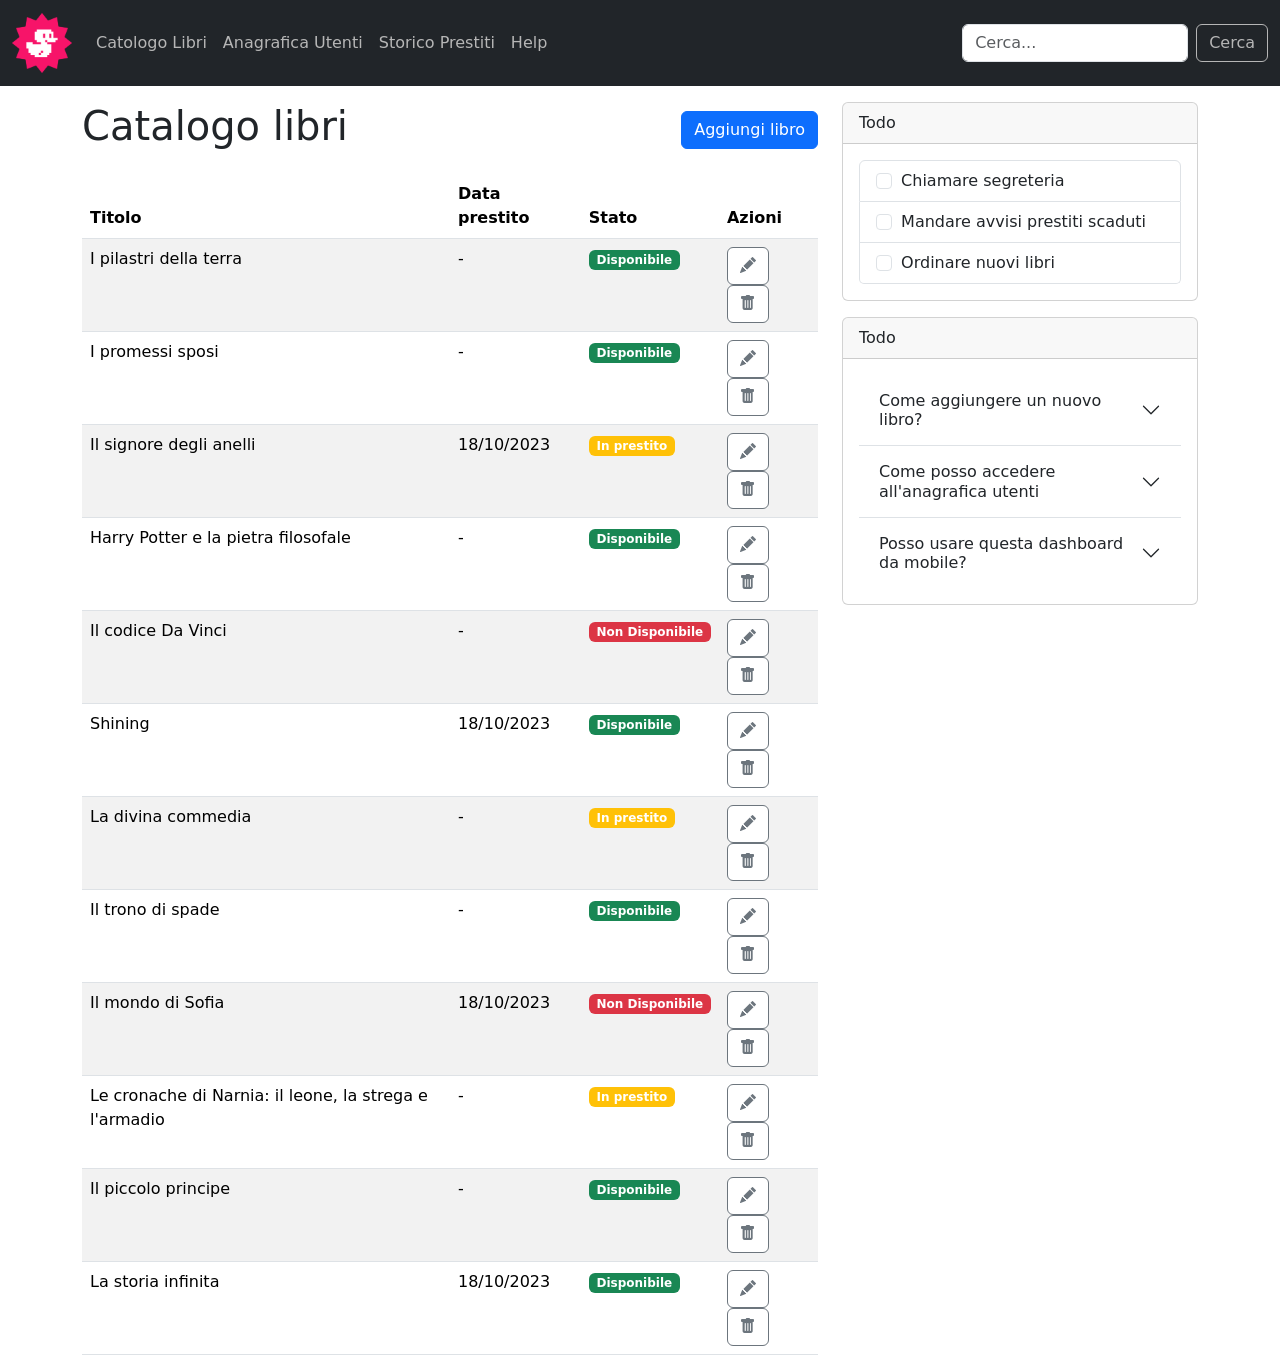
<file: index.html>
<!DOCTYPE html>
<html lang="it">

<head>
    <meta charset="UTF-8">
    <meta name="viewport" content="width=device-width, initial-scale=1.0">
    <title>Boostrap dashboard</title>

    <!-- link Boostrap -->

    <link href="https://cdn.jsdelivr.net/npm/bootstrap@5.3.8/dist/css/bootstrap.min.css" rel="stylesheet"
        integrity="sha384-sRIl4kxILFvY47J16cr9ZwB07vP4J8+LH7qKQnuqkuIAvNWLzeN8tE5YBujZqJLB" crossorigin="anonymous">

    <link rel="stylesheet" href="https://cdn.jsdelivr.net/npm/bootstrap-icons@1.13.1/font/bootstrap-icons.min.css">

    <!-- Stylesheet -->
    <link rel="stylesheet" href="./styles/style.css">
</head>

<body>
    <!-- header navbar -->
    <header>
        <nav class="navbar navbar-expand-lg bg-dark"> <!-- data-bs-theme="dark" -->
            <div class="container-fluid">
                <a class="navbar-brand" href="index.html">
                    <img src="./img/duck.png" alt="logo">
                </a>
                <button class="navbar-toggler" type="button" data-bs-toggle="collapse"
                    data-bs-target="#navbarSupportedContent" aria-controls="navbarSupportedContent"
                    aria-expanded="false" aria-label="Toggle navigation">
                    <span class="navbar-toggler-icon"></span>
                </button>
                <div class="collapse navbar-collapse" id="navbarSupportedContent">
                    <ul class="navbar-nav me-auto mb-2 mb-lg-0">
                        <li class="nav-item">
                            <a class="nav-link" aria-current="page" href="#">Catologo Libri</a>
                        </li>
                        <li class="nav-item">
                            <a class="nav-link" href="#">Anagrafica Utenti</a>
                        </li>
                        <li class="nav-item">
                            <a class="nav-link" href="#" role="button">Storico Prestiti</a>
                        </li>
                        <li class="nav-item">
                            <a class="nav-link" href="#" role="button">Help</a>
                        </li>
                    </ul>
                    <form class="d-flex" role="search">
                        <input class="form-control me-2" type="search" placeholder="Cerca..." aria-label="Search" />
                        <button class="btn" type="submit">Cerca</button>
                    </form>
                </div>
            </div>
        </nav>
    </header>

    <main>
        <!-- TITOLO LIBRI -->
        <div class="container">
            <div class="row">
                <div class="col-lg-8">
                    <div class="d-flex justify-content-between align-items-center my-3">
                        <h1>Catalogo libri</h1>
                        <a href="index2.html" type="button" class="btn btn-primary">Aggiungi libro</a>
                    </div>

                    <!-- TABELLA CATALOGO LIBRI -->

                    <section class="table-section">
                        <table class="table table-striped">
                            <thead>
                                <tr>
                                    <th class="title" scope="col">Titolo</th>
                                    <th class="d-none d-sm-table-cell" scope="col">Data prestito</th>
                                    <th scope="col">Stato</th>
                                    <th scope="col">Azioni</th>
                                </tr>
                            </thead>
                            <tbody>
                                <tr>
                                    <td scope="row">I pilastri della terra</td>
                                    <td class="d-none d-sm-table-cell">-</td>
                                    <td>
                                        <span class="badge avaible">
                                            Disponibile
                                        </span>
                                    </td>
                                    <td>
                                        <button type="button" class="btn btn-secondary">
                                            <i class="bi bi-pencil-fill"></i>
                                        </button>
                                        <button type="button" class="btn btn-secondary">
                                            <i class="bi bi-trash-fill"></i>
                                        </button>
                                    </td>
                                </tr>
                                <tr>
                                    <td scope="row">I promessi sposi</td>
                                    <td class="d-none d-sm-table-cell">-</td>
                                    <td>
                                        <span class="badge avaible">
                                            Disponibile
                                        </span>
                                    </td>
                                    <td>
                                        <button type="button" class="btn btn-secondary">
                                            <i class="bi bi-pencil-fill"></i>
                                        </button>
                                        <button type="button" class="btn btn-secondary">
                                            <i class="bi bi-trash-fill"></i>
                                        </button>
                                    </td>
                                    </td>
                                </tr>
                                <tr>
                                    <td scope="row">Il signore degli anelli</td>
                                    <td class="d-none d-sm-table-cell">18/10/2023</td>
                                    <td>
                                        <span class="badge on-loan">
                                            In prestito
                                        </span>
                                    </td>
                                    <td>
                                        <button type="button" class="btn btn-secondary">
                                            <i class="bi bi-pencil-fill"></i>
                                        </button>
                                        <button type="button" class="btn btn-secondary">
                                            <i class="bi bi-trash-fill"></i>
                                        </button>
                                    </td>
                                    </td>
                                </tr>
                                <tr>
                                    <td scope="row">Harry Potter e la pietra filosofale</td>
                                    <td class="d-none d-sm-table-cell">-</td>
                                    <td>
                                        <span class="badge avaible">
                                            Disponibile
                                        </span>
                                    </td>
                                    <td>
                                        <button type="button" class="btn btn-secondary">
                                            <i class="bi bi-pencil-fill"></i>
                                        </button>
                                        <button type="button" class="btn btn-secondary">
                                            <i class="bi bi-trash-fill"></i>
                                        </button>
                                    </td>
                                </tr>
                                <tr>
                                    <td scope="row">Il codice Da Vinci</td>
                                    <td class="d-none d-sm-table-cell">-</td>
                                    <td>
                                        <span class="badge not-avaible">
                                            Non Disponibile
                                        </span>
                                    </td>
                                    <td>
                                        <button type="button" class="btn btn-secondary">
                                            <i class="bi bi-pencil-fill"></i>
                                        </button>
                                        <button type="button" class="btn btn-secondary">
                                            <i class="bi bi-trash-fill"></i>
                                        </button>
                                    </td>
                                    </td>
                                </tr>
                                <tr>
                                    <td scope="row">Shining</td>
                                    <td class="d-none d-sm-table-cell">18/10/2023</td>
                                    <td>
                                        <span class="badge avaible">
                                            Disponibile
                                        </span>
                                    </td>
                                    <td>
                                        <button type="button" class="btn btn-secondary">
                                            <i class="bi bi-pencil-fill"></i>
                                        </button>
                                        <button type="button" class="btn btn-secondary">
                                            <i class="bi bi-trash-fill"></i>
                                        </button>
                                    </td>
                                    </td>
                                </tr>
                                <tr>
                                    <td scope="row">La divina commedia</td>
                                    <td class="d-none d-sm-table-cell">-</td>
                                    <td>
                                        <span class="badge on-loan">
                                            In prestito
                                        </span>
                                    </td>
                                    <td>
                                        <button type="button" class="btn btn-secondary">
                                            <i class="bi bi-pencil-fill"></i>
                                        </button>
                                        <button type="button" class="btn btn-secondary">
                                            <i class="bi bi-trash-fill"></i>
                                        </button>
                                    </td>
                                </tr>
                                <tr>
                                    <td scope="row">Il trono di spade</td>
                                    <td class="d-none d-sm-table-cell">-</td>
                                    <td>
                                        <span class="badge avaible">
                                            Disponibile
                                        </span>
                                    </td>
                                    <td>
                                        <button type="button" class="btn btn-secondary">
                                            <i class="bi bi-pencil-fill"></i>
                                        </button>
                                        <button type="button" class="btn btn-secondary">
                                            <i class="bi bi-trash-fill"></i>
                                        </button>
                                    </td>
                                    </td>
                                </tr>
                                <tr>
                                    <td scope="row">Il mondo di Sofia
                                    </td>
                                    <td class="d-none d-sm-table-cell">18/10/2023</td>
                                    <td>
                                        <span class="badge not-avaible">
                                            Non Disponibile
                                        </span>
                                    </td>
                                    <td>
                                        <button type="button" class="btn btn-secondary">
                                            <i class="bi bi-pencil-fill"></i>
                                        </button>
                                        <button type="button" class="btn btn-secondary">
                                            <i class="bi bi-trash-fill"></i>
                                        </button>
                                    </td>
                                    </td>
                                </tr>
                                <tr>
                                    <td scope="row">Le cronache di Narnia: il leone, la strega e l'armadio
                                    </td>
                                    <td class="d-none d-sm-table-cell">-</td>
                                    <td>
                                        <span class="badge on-loan">
                                            In prestito
                                        </span>
                                    </td>
                                    <td>
                                        <button type="button" class="btn btn-secondary">
                                            <i class="bi bi-pencil-fill"></i>
                                        </button>
                                        <button type="button" class="btn btn-secondary">
                                            <i class="bi bi-trash-fill"></i>
                                        </button>
                                    </td>
                                </tr>
                                <tr>
                                    <td scope="row">Il piccolo principe</td>
                                    <td class="d-none d-sm-table-cell">-</td>
                                    <td>
                                        <span class="badge avaible">
                                            Disponibile
                                        </span>
                                    </td>
                                    <td>
                                        <button type="button" class="btn btn-secondary">
                                            <i class="bi bi-pencil-fill"></i>
                                        </button>
                                        <button type="button" class="btn btn-secondary">
                                            <i class="bi bi-trash-fill"></i>
                                        </button>
                                    </td>
                                    </td>
                                </tr>
                                <tr>
                                    <td scope="row">La storia infinita</td>
                                    <td class="d-none d-sm-table-cell">18/10/2023</td>
                                    <td>
                                        <span class="badge avaible">
                                            Disponibile
                                        </span>
                                    </td>
                                    <td>
                                        <button type="button" class="btn btn-secondary">
                                            <i class="bi bi-pencil-fill"></i>
                                        </button>
                                        <button type="button" class="btn btn-secondary">
                                            <i class="bi bi-trash-fill"></i>
                                        </button>
                                    </td>
                                    </td>
                                </tr>
                            </tbody>
                        </table>
                    </section>
                </div>


                <!-- CARD TODO -->

                <div class="col-lg-4">
                    <section class="todo my-3">
                        <div class="card">
                            <div class="card-header">
                                Todo
                            </div>
                            <ul class="list-group p-3">
                                <li class="list-group-item">
                                    <input class="form-check-input me-1" type="checkbox" value="" id="firstCheckbox">
                                    <label class="form-check-label" for="firstCheckbox">Chiamare segreteria</label>
                                </li>
                                <li class="list-group-item">
                                    <input class="form-check-input me-1" type="checkbox" value="" id="secondCheckbox">
                                    <label class="form-check-label" for="secondCheckbox">Mandare avvisi prestiti scaduti</label>
                                </li>
                                <li class="list-group-item">
                                    <input class="form-check-input me-1" type="checkbox" value="" id="thirdCheckbox">
                                    <label class="form-check-label" for="thirdCheckbox">Ordinare nuovi libri</label>
                                </li>
                            </ul>
                        </div>
                    </section>

                    <!-- CARD FAQ -->

                    <section class="faq my-3">
                        <div class="card">
                            <div class="card-header">
                                Todo
                            </div>
                            <div class="accordion accordion-flush p-3" id="accordionFlushExample">
                                <div class="accordion-item">
                                    <h2 class="accordion-header">
                                        <button class="accordion-button collapsed" type="button"
                                            data-bs-toggle="collapse" data-bs-target="#flush-collapseOne"
                                            aria-expanded="false" aria-controls="flush-collapseOne">
                                            Come aggiungere un nuovo libro?
                                        </button>
                                    </h2>
                                    <div id="flush-collapseOne" class="accordion-collapse collapse"
                                        data-bs-parent="#accordionFlushExample">
                                        <div class="accordion-body">Placeholder content for this accordion, which is
                                            intended to demonstrate the class. This is the
                                            first item’s accordion body.</div>
                                    </div>
                                </div>
                                <div class="accordion-item">
                                    <h2 class="accordion-header">
                                        <button class="accordion-button collapsed" type="button"
                                            data-bs-toggle="collapse" data-bs-target="#flush-collapseTwo"
                                            aria-expanded="false" aria-controls="flush-collapseTwo">
                                            Come posso accedere all'anagrafica utenti
                                        </button>
                                    </h2>
                                    <div id="flush-collapseTwo" class="accordion-collapse collapse"
                                        data-bs-parent="#accordionFlushExample">
                                        <div class="accordion-body">Placeholder content for this accordion, which is
                                            intended to demonstrate the class. This is the
                                            second item’s accordion body. Let’s imagine this being filled with some
                                            actual
                                            content.</div>
                                    </div>
                                </div>
                                <div class="accordion-item">
                                    <h2 class="accordion-header">
                                        <button class="accordion-button collapsed" type="button"
                                            data-bs-toggle="collapse" data-bs-target="#flush-collapseThree"
                                            aria-expanded="false" aria-controls="flush-collapseThree">
                                            Posso usare questa dashboard da mobile?
                                        </button>
                                    </h2>
                                    <div id="flush-collapseThree" class="accordion-collapse collapse"
                                        data-bs-parent="#accordionFlushExample">
                                        <div class="accordion-body">Placeholder content for this accordion, which is
                                            intended to demonstrate the class. This is the
                                            third item’s accordion body. Nothing more exciting happening here in terms
                                            of
                                            content, but just filling up the space to make it look, at least at first
                                            glance, a bit more representative of how this would look in a real-world
                                            application.</div>
                                    </div>
                                </div>
                            </div>
                        </div>
                    </section>
                </div>
            </div>
        </div>
    </main>


    <script src="https://cdn.jsdelivr.net/npm/bootstrap@5.3.8/dist/js/bootstrap.bundle.min.js"
        integrity="sha384-FKyoEForCGlyvwx9Hj09JcYn3nv7wiPVlz7YYwJrWVcXK/BmnVDxM+D2scQbITxI" crossorigin="anonymous">
        </script>

</body>

</html>
</file>
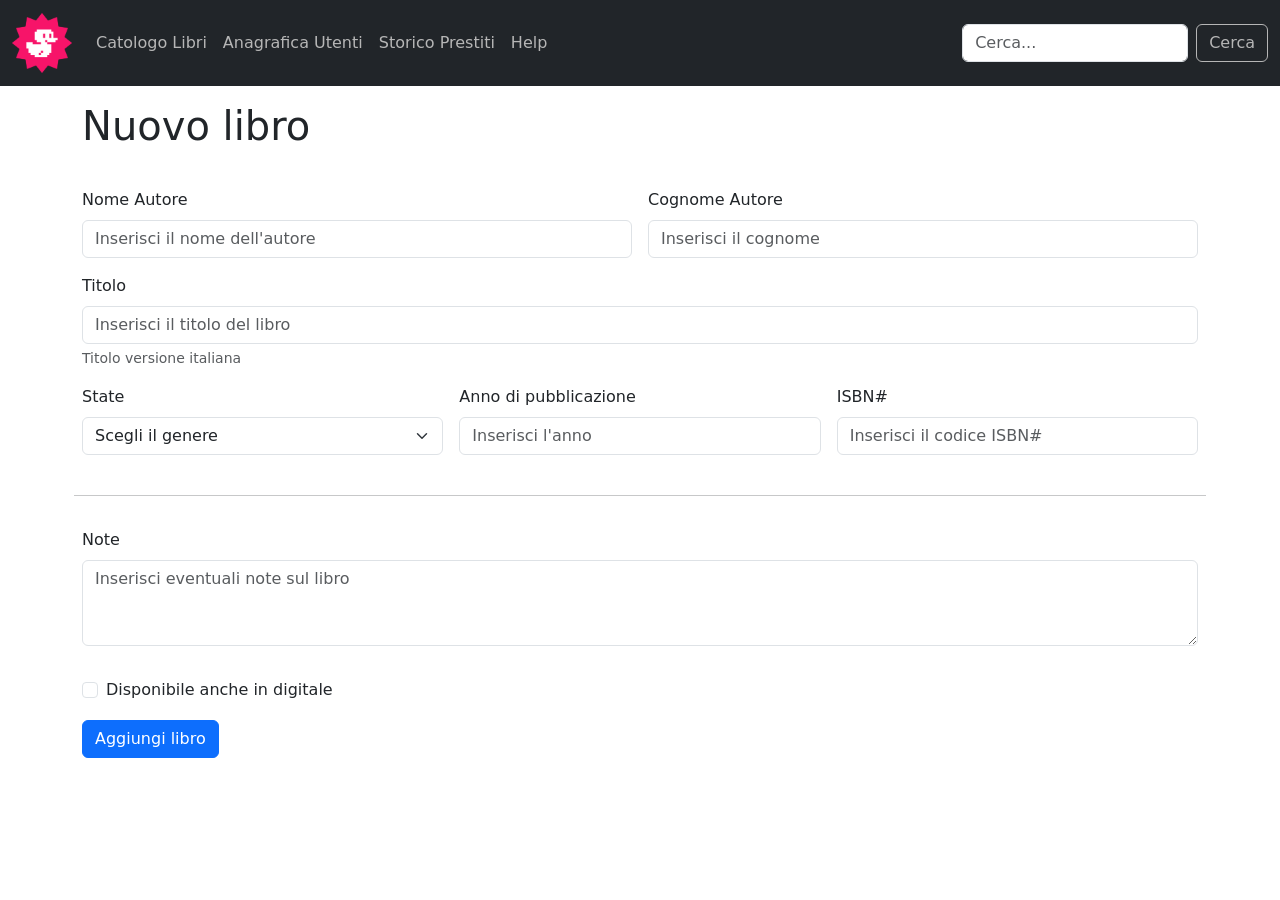
<file: index2.html>
<!DOCTYPE html>
<html lang="it">

<head>
    <meta charset="UTF-8">
    <meta name="viewport" content="width=device-width, initial-scale=1.0">
    <title>Boostrap dashboard</title>

    <!-- link Boostrap -->

    <link href="https://cdn.jsdelivr.net/npm/bootstrap@5.3.8/dist/css/bootstrap.min.css" rel="stylesheet"
        integrity="sha384-sRIl4kxILFvY47J16cr9ZwB07vP4J8+LH7qKQnuqkuIAvNWLzeN8tE5YBujZqJLB" crossorigin="anonymous">

    <link rel="stylesheet" href="https://cdn.jsdelivr.net/npm/bootstrap-icons@1.13.1/font/bootstrap-icons.min.css">

    <!-- Stylesheet -->
    <link rel="stylesheet" href="./styles/style.css">
</head>

<body>
    <!-- header navbar -->
    <header>
        <nav class="navbar navbar-expand-lg bg-dark"> <!-- data-bs-theme="dark" -->
            <div class="container-fluid">
                <a class="navbar-brand" href="index.html">
                    <img src="./img/duck.png" alt="logo">
                </a>
                <button class="navbar-toggler" type="button" data-bs-toggle="collapse"
                    data-bs-target="#navbarSupportedContent" aria-controls="navbarSupportedContent"
                    aria-expanded="false" aria-label="Toggle navigation">
                    <span class="navbar-toggler-icon"></span>
                </button>
                <div class="collapse navbar-collapse" id="navbarSupportedContent">
                    <ul class="navbar-nav me-auto mb-2 mb-lg-0">
                        <li class="nav-item">
                            <a class="nav-link" aria-current="page" href="#">Catologo Libri</a>
                        </li>
                        <li class="nav-item">
                            <a class="nav-link" href="#">Anagrafica Utenti</a>
                        </li>
                        <li class="nav-item">
                            <a class="nav-link" href="#" role="button">Storico Prestiti</a>
                        </li>
                        <li class="nav-item">
                            <a class="nav-link" href="#" role="button">Help</a>
                        </li>
                    </ul>
                    <form class="d-flex" role="search">
                        <input class="form-control me-2" type="search" placeholder="Cerca..." aria-label="Search" />
                        <button class="btn" type="submit">Cerca</button>
                    </form>
                </div>
            </div>
        </nav>
    </header>

    <main>
        <div class="container my-3">
            <div class="row">
                <h1>
                    Nuovo libro
                </h1>
            </div>
            <form class="row g-3">
                <div class="col-6 author-name">
                    <label class="form-label">Nome Autore</label>
                    <input required type="text" class="form-control" placeholder="Inserisci il nome dell'autore">
                </div>
                <div class="col-6 authore-surname">
                    <label class="form-label">Cognome Autore</label>
                    <input required type="text" class="form-control" placeholder="Inserisci il cognome">
                </div>
                <div class="col-12 title">
                    <label class="form-label">Titolo</label>
                    <input required type="text" class="form-control" placeholder="Inserisci il titolo del libro">
                    <div class="form-text">Titolo versione italiana</div>
                </div>
                <div class="col-12 col-md-4 type">
                    <label for="inputState" class="form-label">State</label>
                    <select required id="inputState" class="form-select">
                        <option selected>Scegli il genere</option>
                        <option>avventura</option>
                        <option>azione</option>
                        <option>giallo</option>
                        <option>questo è un Easter egg per i tutor ;) </option>
                    </select>
                </div>
                <div class="col-12 col-md-4 publication">
                    <label class="form-label">Anno di pubblicazione</label>
                    <input required type="text" class="form-control" placeholder="Inserisci l'anno">
                </div>
                <div class="col-md-4 mb-4 ISBN">
                    <label for="inputAddress2" class="form-label">ISBN#</label>
                    <input required type="text" class="form-control" id="inputAddress2" placeholder="Inserisci il codice ISBN#">
                </div>
                <!-- separatore -->
                <hr>
                <div class="mb-3 note">
                    <label for="exampleFormControlTextarea1" class="form-label">Note</label>
                    <textarea class="form-control" id="exampleFormControlTextarea1" rows="3"
                        placeholder="Inserisci eventuali note sul libro"></textarea>
                </div>
                <div class="col-12">
                    <div class="form-check">
                        <input class="form-check-input" type="checkbox" id="gridCheck">
                        <label class="form-check-label" for="gridCheck">
                            Disponibile anche in digitale
                        </label>
                    </div>
                </div>
                <div class="col-12 mb-5">
                    <button type="submit" class="btn btn-primary">Aggiungi libro</button>
                </div>
            </form>
        </div>
    </main>
</file>
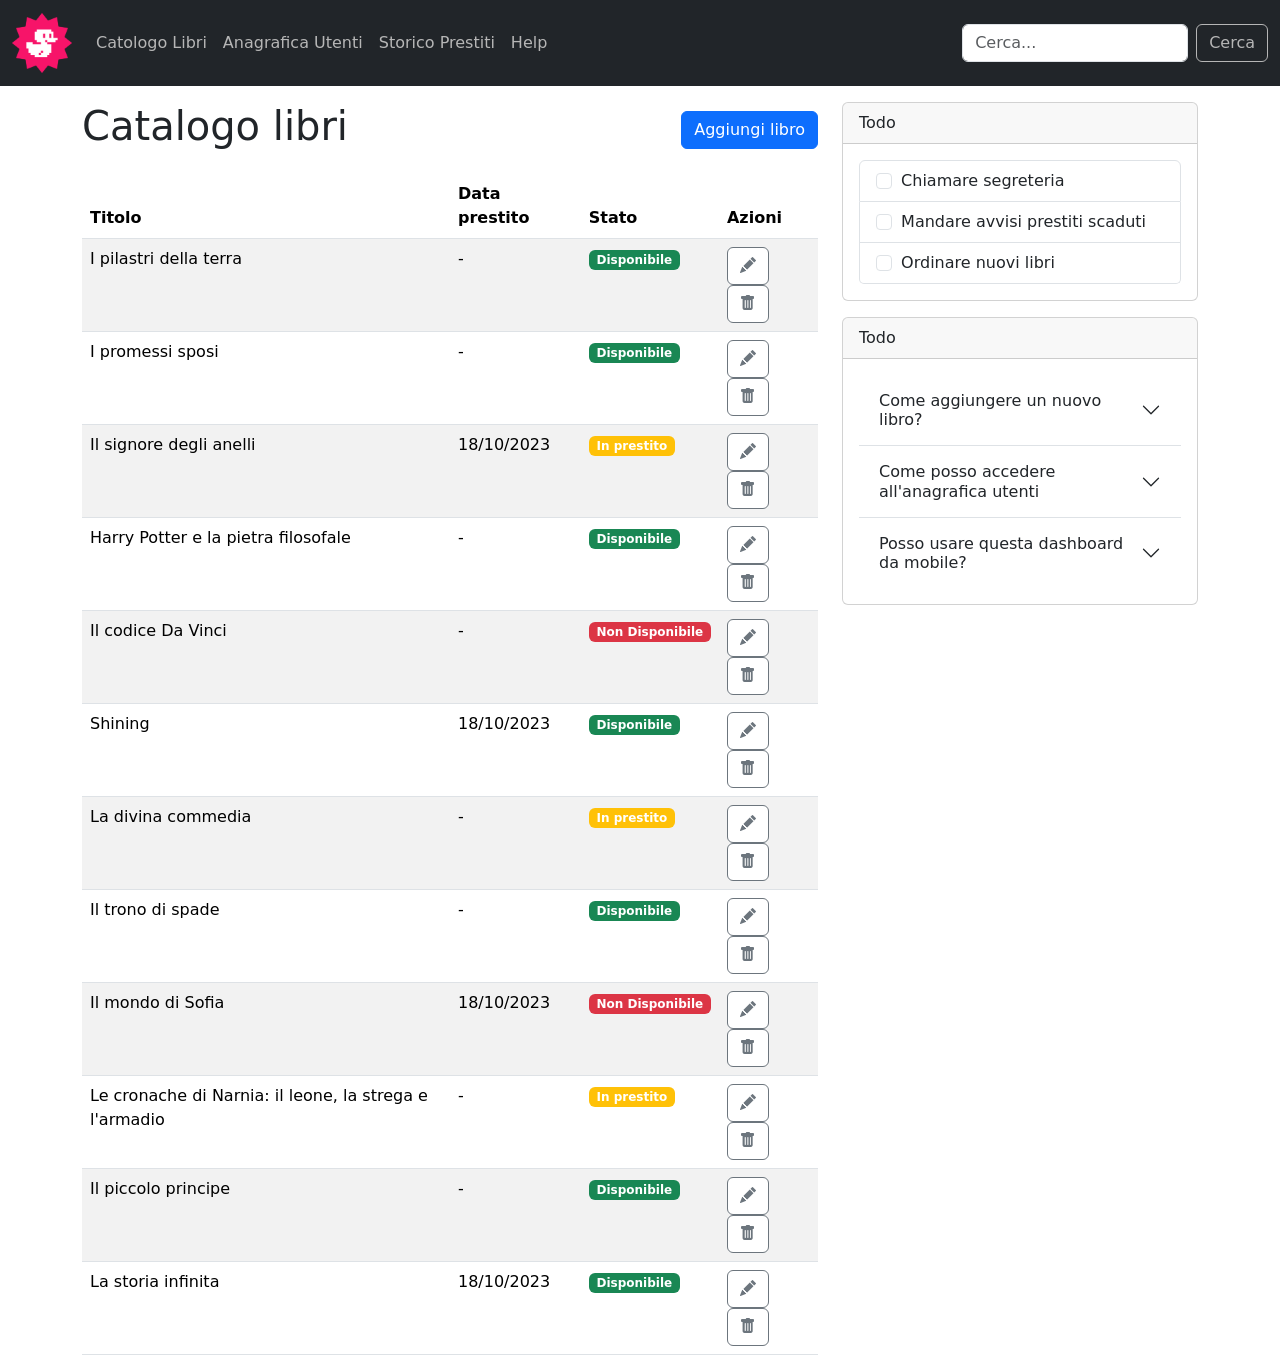
<file: modalesitolibri.html>
<!DOCTYPE html>
<html lang="it">

<head>
    <meta charset="UTF-8">
    <meta name="viewport" content="width=device-width, initial-scale=1.0">
    <title>Boostrap dashboard</title>

    <!-- link Boostrap -->

    <link href="https://cdn.jsdelivr.net/npm/bootstrap@5.3.8/dist/css/bootstrap.min.css" rel="stylesheet"
        integrity="sha384-sRIl4kxILFvY47J16cr9ZwB07vP4J8+LH7qKQnuqkuIAvNWLzeN8tE5YBujZqJLB" crossorigin="anonymous">

    <link rel="stylesheet" href="https://cdn.jsdelivr.net/npm/bootstrap-icons@1.13.1/font/bootstrap-icons.min.css">

    <!-- Stylesheet -->
    <link rel="stylesheet" href="./styles/style.css">
</head>

<body>
    <!-- header navbar -->
    <header>
        <nav class="navbar navbar-expand-lg bg-dark"> <!-- data-bs-theme="dark" -->
            <div class="container-fluid">
                <a class="navbar-brand" href="index.html">
                    <img src="./img/duck.png" alt="logo">
                </a>
                <button class="navbar-toggler" type="button" data-bs-toggle="collapse"
                    data-bs-target="#navbarSupportedContent" aria-controls="navbarSupportedContent"
                    aria-expanded="false" aria-label="Toggle navigation">
                    <span class="navbar-toggler-icon"></span>
                </button>
                <div class="collapse navbar-collapse" id="navbarSupportedContent">
                    <ul class="navbar-nav me-auto mb-2 mb-lg-0">
                        <li class="nav-item">
                            <a class="nav-link" aria-current="page" href="#">Catologo Libri</a>
                        </li>
                        <li class="nav-item">
                            <a class="nav-link" href="#">Anagrafica Utenti</a>
                        </li>
                        <li class="nav-item">
                            <a class="nav-link" href="#" role="button">Storico Prestiti</a>
                        </li>
                        <li class="nav-item">
                            <a class="nav-link" href="#" role="button">Help</a>
                        </li>
                    </ul>
                    <form class="d-flex" role="search">
                        <input class="form-control me-2" type="search" placeholder="Cerca..." aria-label="Search" />
                        <button class="btn" type="submit">Cerca</button>
                    </form>
                </div>
            </div>
        </nav>
    </header>

    <main>
        <div class="container">
            <div class="row">
                <div class="col-lg-8">
                    <div class="d-flex justify-content-between align-items-center my-3">
                        <h1>Catalogo libri</h1>
                        <!-- BOTTONE MODAL -->
                        <button type="button" class="btn btn-primary" data-bs-toggle="modal"
                            data-bs-target="#exampleModal" data-bs-whatever="@mdo">Aggiungi libro</button>
                    </div>

                    <!-- MODALE AGGIUNGI LIBRO -->
                    <div class="modal fade" id="exampleModal" tabindex="-1" aria-labelledby="exampleModalLabel"
                        aria-hidden="true">
                        <div class="modal-dialog">
                            <div class="modal-content">
                                <div class="modal-header">
                                    <h1 class="modal-title fs-5" id="exampleModalLabel">New message</h1>
                                    <button type="button" class="btn-close" data-bs-dismiss="modal"
                                        aria-label="Close"></button>
                                </div>
                                <div class="modal-body">
                                    <form class="row g-3">
                                        <div class="col-6 author-name">
                                            <label class="form-label">Nome Autore</label>
                                            <input required type="text" class="form-control"
                                                placeholder="Inserisci il nome dell'autore">
                                        </div>
                                        <div class="col-6 authore-surname">
                                            <label class="form-label">Cognome Autore</label>
                                            <input required type="text" class="form-control"
                                                placeholder="Inserisci il cognome">
                                        </div>
                                        <div class="col-12 title">
                                            <label class="form-label">Titolo</label>
                                            <input required type="text" class="form-control"
                                                placeholder="Inserisci il titolo del libro">
                                            <div class="form-text">Titolo versione italiana</div>
                                        </div>
                                        <div class="col-12 col-md-4 type">
                                            <label for="inputState" class="form-label">State</label>
                                            <select required id="inputState" class="form-select">
                                                <option selected>Scegli il genere</option>
                                                <option>avventura</option>
                                                <option>azione</option>
                                                <option>giallo</option>
                                                <option>questo è un Easter egg per i tutor ;) </option>
                                            </select>
                                        </div>
                                        <div class="col-12 col-md-4 publication">
                                            <label class="form-label">Anno di pubblicazione</label>
                                            <input required type="text" class="form-control"
                                                placeholder="Inserisci l'anno">
                                        </div>
                                        <div class="col-md-4 mb-4 ISBN">
                                            <label for="inputAddress2" class="form-label">ISBN#</label>
                                            <input required type="text" class="form-control" id="inputAddress2"
                                                placeholder="Inserisci il codice ISBN#">
                                        </div>
                                        <!-- separatore -->
                                        <hr>
                                        <div class="mb-3 note">
                                            <label for="exampleFormControlTextarea1" class="form-label">Note</label>
                                            <textarea class="form-control" id="exampleFormControlTextarea1" rows="3"
                                                placeholder="Inserisci eventuali note sul libro"></textarea>
                                        </div>
                                        <div class="col-12">
                                            <div class="form-check">
                                                <input class="form-check-input" type="checkbox" id="gridCheck">
                                                <label class="form-check-label" for="gridCheck">
                                                    Disponibile anche in digitale
                                                </label>
                                            </div>
                                        </div>
                                        <div class="col-12 mb-5">
                                            <button type="submit" class="btn btn-primary">Aggiungi libro</button>
                                        </div>
                                    </form>
                                </div>
                                <div class="modal-footer">
                                    <button type="button" class="btn btn-secondary"
                                        data-bs-dismiss="modal">Annulla</button>
                                    <button type="button" class="btn btn-primary">Aggiungi libro</button>
                                </div>
                            </div>
                        </div>
                    </div>

                    <!-- TABELLA CATALOGO LIBRI -->

                    <section class="table-section">
                        <table class="table table-striped">
                            <thead>
                                <tr>
                                    <th class="title" scope="col">Titolo</th>
                                    <th class="d-none d-sm-table-cell" scope="col">Data prestito</th>
                                    <th scope="col">Stato</th>
                                    <th scope="col">Azioni</th>
                                </tr>
                            </thead>
                            <tbody>
                                <tr>
                                    <td scope="row">I pilastri della terra</td>
                                    <td class="d-none d-sm-table-cell">-</td>
                                    <td>
                                        <span class="badge avaible">
                                            Disponibile
                                        </span>
                                    </td>
                                    <td>
                                        <button type="button" class="btn btn-secondary">
                                            <i class="bi bi-pencil-fill"></i>
                                        </button>
                                        <button type="button" class="btn btn-secondary">
                                            <i class="bi bi-trash-fill"></i>
                                        </button>
                                    </td>
                                </tr>
                                <tr>
                                    <td scope="row">I promessi sposi</td>
                                    <td class="d-none d-sm-table-cell">-</td>
                                    <td>
                                        <span class="badge avaible">
                                            Disponibile
                                        </span>
                                    </td>
                                    <td>
                                        <button type="button" class="btn btn-secondary">
                                            <i class="bi bi-pencil-fill"></i>
                                        </button>
                                        <button type="button" class="btn btn-secondary">
                                            <i class="bi bi-trash-fill"></i>
                                        </button>
                                    </td>
                                    </td>
                                </tr>
                                <tr>
                                    <td scope="row">Il signore degli anelli</td>
                                    <td class="d-none d-sm-table-cell">18/10/2023</td>
                                    <td>
                                        <span class="badge on-loan">
                                            In prestito
                                        </span>
                                    </td>
                                    <td>
                                        <button type="button" class="btn btn-secondary">
                                            <i class="bi bi-pencil-fill"></i>
                                        </button>
                                        <button type="button" class="btn btn-secondary">
                                            <i class="bi bi-trash-fill"></i>
                                        </button>
                                    </td>
                                    </td>
                                </tr>
                                <tr>
                                    <td scope="row">Harry Potter e la pietra filosofale</td>
                                    <td class="d-none d-sm-table-cell">-</td>
                                    <td>
                                        <span class="badge avaible">
                                            Disponibile
                                        </span>
                                    </td>
                                    <td>
                                        <button type="button" class="btn btn-secondary">
                                            <i class="bi bi-pencil-fill"></i>
                                        </button>
                                        <button type="button" class="btn btn-secondary">
                                            <i class="bi bi-trash-fill"></i>
                                        </button>
                                    </td>
                                </tr>
                                <tr>
                                    <td scope="row">Il codice Da Vinci</td>
                                    <td class="d-none d-sm-table-cell">-</td>
                                    <td>
                                        <span class="badge not-avaible">
                                            Non Disponibile
                                        </span>
                                    </td>
                                    <td>
                                        <button type="button" class="btn btn-secondary">
                                            <i class="bi bi-pencil-fill"></i>
                                        </button>
                                        <button type="button" class="btn btn-secondary">
                                            <i class="bi bi-trash-fill"></i>
                                        </button>
                                    </td>
                                    </td>
                                </tr>
                                <tr>
                                    <td scope="row">Shining</td>
                                    <td class="d-none d-sm-table-cell">18/10/2023</td>
                                    <td>
                                        <span class="badge avaible">
                                            Disponibile
                                        </span>
                                    </td>
                                    <td>
                                        <button type="button" class="btn btn-secondary">
                                            <i class="bi bi-pencil-fill"></i>
                                        </button>
                                        <button type="button" class="btn btn-secondary">
                                            <i class="bi bi-trash-fill"></i>
                                        </button>
                                    </td>
                                    </td>
                                </tr>
                                <tr>
                                    <td scope="row">La divina commedia</td>
                                    <td class="d-none d-sm-table-cell">-</td>
                                    <td>
                                        <span class="badge on-loan">
                                            In prestito
                                        </span>
                                    </td>
                                    <td>
                                        <button type="button" class="btn btn-secondary">
                                            <i class="bi bi-pencil-fill"></i>
                                        </button>
                                        <button type="button" class="btn btn-secondary">
                                            <i class="bi bi-trash-fill"></i>
                                        </button>
                                    </td>
                                </tr>
                                <tr>
                                    <td scope="row">Il trono di spade</td>
                                    <td class="d-none d-sm-table-cell">-</td>
                                    <td>
                                        <span class="badge avaible">
                                            Disponibile
                                        </span>
                                    </td>
                                    <td>
                                        <button type="button" class="btn btn-secondary">
                                            <i class="bi bi-pencil-fill"></i>
                                        </button>
                                        <button type="button" class="btn btn-secondary">
                                            <i class="bi bi-trash-fill"></i>
                                        </button>
                                    </td>
                                    </td>
                                </tr>
                                <tr>
                                    <td scope="row">Il mondo di Sofia
                                    </td>
                                    <td class="d-none d-sm-table-cell">18/10/2023</td>
                                    <td>
                                        <span class="badge not-avaible">
                                            Non Disponibile
                                        </span>
                                    </td>
                                    <td>
                                        <button type="button" class="btn btn-secondary">
                                            <i class="bi bi-pencil-fill"></i>
                                        </button>
                                        <button type="button" class="btn btn-secondary">
                                            <i class="bi bi-trash-fill"></i>
                                        </button>
                                    </td>
                                    </td>
                                </tr>
                                <tr>
                                    <td scope="row">Le cronache di Narnia: il leone, la strega e l'armadio
                                    </td>
                                    <td class="d-none d-sm-table-cell">-</td>
                                    <td>
                                        <span class="badge on-loan">
                                            In prestito
                                        </span>
                                    </td>
                                    <td>
                                        <button type="button" class="btn btn-secondary">
                                            <i class="bi bi-pencil-fill"></i>
                                        </button>
                                        <button type="button" class="btn btn-secondary">
                                            <i class="bi bi-trash-fill"></i>
                                        </button>
                                    </td>
                                </tr>
                                <tr>
                                    <td scope="row">Il piccolo principe</td>
                                    <td class="d-none d-sm-table-cell">-</td>
                                    <td>
                                        <span class="badge avaible">
                                            Disponibile
                                        </span>
                                    </td>
                                    <td>
                                        <button type="button" class="btn btn-secondary">
                                            <i class="bi bi-pencil-fill"></i>
                                        </button>
                                        <button type="button" class="btn btn-secondary">
                                            <i class="bi bi-trash-fill"></i>
                                        </button>
                                    </td>
                                    </td>
                                </tr>
                                <tr>
                                    <td scope="row">La storia infinita</td>
                                    <td class="d-none d-sm-table-cell">18/10/2023</td>
                                    <td>
                                        <span class="badge avaible">
                                            Disponibile
                                        </span>
                                    </td>
                                    <td>
                                        <button type="button" class="btn btn-secondary">
                                            <i class="bi bi-pencil-fill"></i>
                                        </button>
                                        <button type="button" class="btn btn-secondary">
                                            <i class="bi bi-trash-fill"></i>
                                        </button>
                                    </td>
                                    </td>
                                </tr>
                            </tbody>
                        </table>
                    </section>
                </div>


                <!-- CARD TODO -->

                <div class="col-lg-4">
                    <section class="todo my-3">
                        <div class="card">
                            <div class="card-header">
                                Todo
                            </div>
                            <ul class="list-group p-3">
                                <li class="list-group-item">
                                    <input class="form-check-input me-1" type="checkbox" value="" id="firstCheckbox">
                                    <label class="form-check-label" for="firstCheckbox">Chiamare segreteria</label>
                                </li>
                                <li class="list-group-item">
                                    <input class="form-check-input me-1" type="checkbox" value="" id="secondCheckbox">
                                    <label class="form-check-label" for="secondCheckbox">Mandare avvisi prestiti
                                        scaduti</label>
                                </li>
                                <li class="list-group-item">
                                    <input class="form-check-input me-1" type="checkbox" value="" id="thirdCheckbox">
                                    <label class="form-check-label" for="thirdCheckbox">Ordinare nuovi libri</label>
                                </li>
                            </ul>
                        </div>
                    </section>

                    <!-- CARD FAQ -->

                    <section class="faq my-3">
                        <div class="card">
                            <div class="card-header">
                                Todo
                            </div>
                            <div class="accordion accordion-flush p-3" id="accordionFlushExample">
                                <div class="accordion-item">
                                    <h2 class="accordion-header">
                                        <button class="accordion-button collapsed" type="button"
                                            data-bs-toggle="collapse" data-bs-target="#flush-collapseOne"
                                            aria-expanded="false" aria-controls="flush-collapseOne">
                                            Come aggiungere un nuovo libro?
                                        </button>
                                    </h2>
                                    <div id="flush-collapseOne" class="accordion-collapse collapse"
                                        data-bs-parent="#accordionFlushExample">
                                        <div class="accordion-body">Placeholder content for this accordion, which is
                                            intended to demonstrate the class. This is the
                                            first item’s accordion body.</div>
                                    </div>
                                </div>
                                <div class="accordion-item">
                                    <h2 class="accordion-header">
                                        <button class="accordion-button collapsed" type="button"
                                            data-bs-toggle="collapse" data-bs-target="#flush-collapseTwo"
                                            aria-expanded="false" aria-controls="flush-collapseTwo">
                                            Come posso accedere all'anagrafica utenti
                                        </button>
                                    </h2>
                                    <div id="flush-collapseTwo" class="accordion-collapse collapse"
                                        data-bs-parent="#accordionFlushExample">
                                        <div class="accordion-body">Placeholder content for this accordion, which is
                                            intended to demonstrate the class. This is the
                                            second item’s accordion body. Let’s imagine this being filled with some
                                            actual
                                            content.</div>
                                    </div>
                                </div>
                                <div class="accordion-item">
                                    <h2 class="accordion-header">
                                        <button class="accordion-button collapsed" type="button"
                                            data-bs-toggle="collapse" data-bs-target="#flush-collapseThree"
                                            aria-expanded="false" aria-controls="flush-collapseThree">
                                            Posso usare questa dashboard da mobile?
                                        </button>
                                    </h2>
                                    <div id="flush-collapseThree" class="accordion-collapse collapse"
                                        data-bs-parent="#accordionFlushExample">
                                        <div class="accordion-body">Placeholder content for this accordion, which is
                                            intended to demonstrate the class. This is the
                                            third item’s accordion body. Nothing more exciting happening here in terms
                                            of
                                            content, but just filling up the space to make it look, at least at first
                                            glance, a bit more representative of how this would look in a real-world
                                            application.</div>
                                    </div>
                                </div>
                            </div>
                        </div>
                    </section>
                </div>
            </div>
        </div>
    </main>


    <script src="https://cdn.jsdelivr.net/npm/bootstrap@5.3.8/dist/js/bootstrap.bundle.min.js"
        integrity="sha384-FKyoEForCGlyvwx9Hj09JcYn3nv7wiPVlz7YYwJrWVcXK/BmnVDxM+D2scQbITxI" crossorigin="anonymous">
        </script>

</body>

</html>
</file>
<file: styles/style.css>
/**********************
        NAVBAR
***********************/

.nav-item>a {
    color: rgb(182, 182, 182);
}

.nav-item>a:hover {
    color: white;
}

a.navbar-brand img {
    width: 60px;
}

form.d-flex>button.btn {
    color: rgb(182, 182, 182);
    border: 1px solid rgb(182, 182, 182);
}

/**********************
        * main *
***********************/

.container {
    display: flex;
    flex-direction: column;
    row-gap: 30px;
}


/**********************
        * tabella *
***********************/

.badge.avaible {
    background-color: #198754;
}

.badge.on-loan {
    background-color: #FFC107;
}

.badge.not-avaible {
    background-color: #DC3545;
}

.btn-secondary {
    --bs-btn-color: #6c757d;
    --bs-btn-bg: white;
}

th.title {
    width: 50%;
}


/**********************
        * MODALE *
***********************/

.modal-content {
    width: 700px;
}

.modal {
    --bs-modal-width: 700px;
}
</file>
